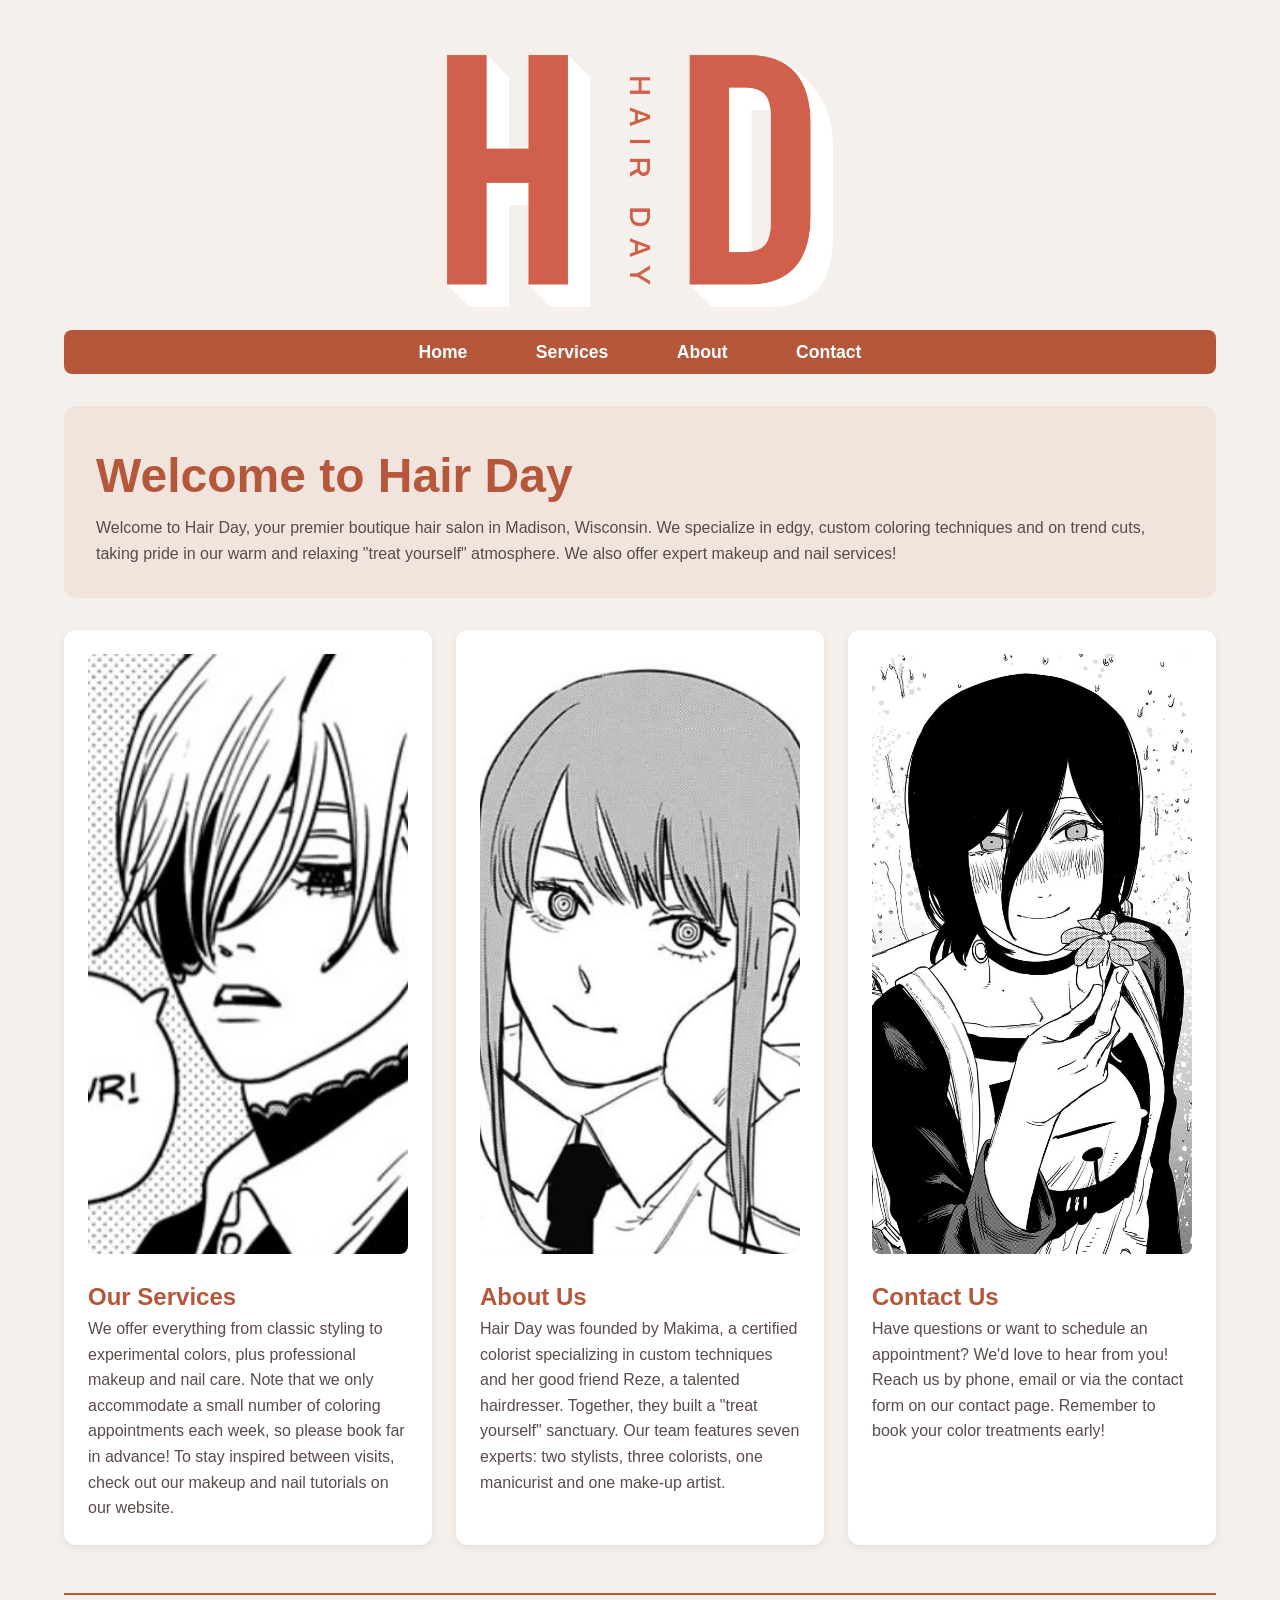
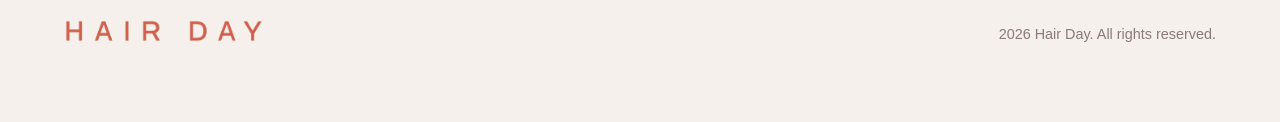
<file: index.html>
<!DOCTYPE html>
<html lang="en">

<head>
    <meta charset="utf-8">
    <meta name="viewport" content="width=device-width, initial-scale=1">

    <title>Hair Day</title>

    <meta name="description"
        content="Based in Madison, Wisconsin, Hair Day is a boutique hair salon that specializes in cut, color and styling.
        Hair Day also offers makeup and nail services, 
        prides itself on its warm and relaxing atmosphere and is best known for edgy hair colors and on-trend cuts. ">
    <meta name="author" content="Hair Day salon">

    <link rel="stylesheet" href="styles.css">
    <link rel="stylesheet" href="index.css">
</head>


<body>
    <header>
        <img src="Photos/Artboard 1.png" alt="Hair Day logo">
    </header>

    <nav>
        <ul>
            <li><a href="index.html">Home</a></li>
            <li><a href="services.html">Services</a></li>
            <li><a href="about.html">About</a></li>
            <li><a href="contact.html">Contact</a></li>
        </ul>
    </nav>

    <main>

        <section class="promo-section">
            <div class="promo-text">
                <h1>Welcome to Hair Day</h1>
                <p>Welcome to Hair Day, your premier boutique hair salon in Madison, Wisconsin. We specialize in
                    edgy,
                    custom coloring techniques and on trend cuts, taking pride in our warm and relaxing "treat
                    yourself"
                    atmosphere. We also offer expert makeup and nail services!</p>
            </div>
        </section>

        <section class="columns-section">
            <article>
                <img src="Photos/rawr.jpg" alt="Hair Day styling services" class="img-1">
                <h2>Our Services</h2>
                <p>We offer everything from classic styling to experimental colors, plus professional makeup and nail
                    care. Note that we only accommodate a small number of coloring appointments each week, so please
                    book far in advance! To stay inspired between visits, check out our makeup and nail tutorials on our
                    website.</p>
            </article>

            <article>
                <img src="Photos/Makima.png" alt="Hair Day team members" class="img-2">
                <h2>About Us</h2>
                <p>Hair Day was founded by Makima, a certified colorist specializing in custom techniques and her good
                    friend Reze, a talented hairdresser. Together, they built a "treat yourself" sanctuary. Our team
                    features seven experts: two stylists, three colorists, one manicurist and one make-up artist.</p>
            </article>

            <article>
                <img src="Photos/Reze.png" alt="Contact Hair Day salon" class="img-3">
                <h2>Contact Us</h2>
                <p>Have questions or want to schedule an appointment? We'd love to hear from you! Reach us by phone,
                    email or via the contact form on our contact page. Remember to book your color treatments early!
                </p>
            </article>
        </section>
    </main>


    <footer>
        <div>
            <img src="Photos/Artboard 22.png" alt="Hair Day footer logo">
        </div>

        <div>
            <p>2026 Hair Day. All rights reserved.</p>
        </div>
    </footer>
</body>
</html>
</file>
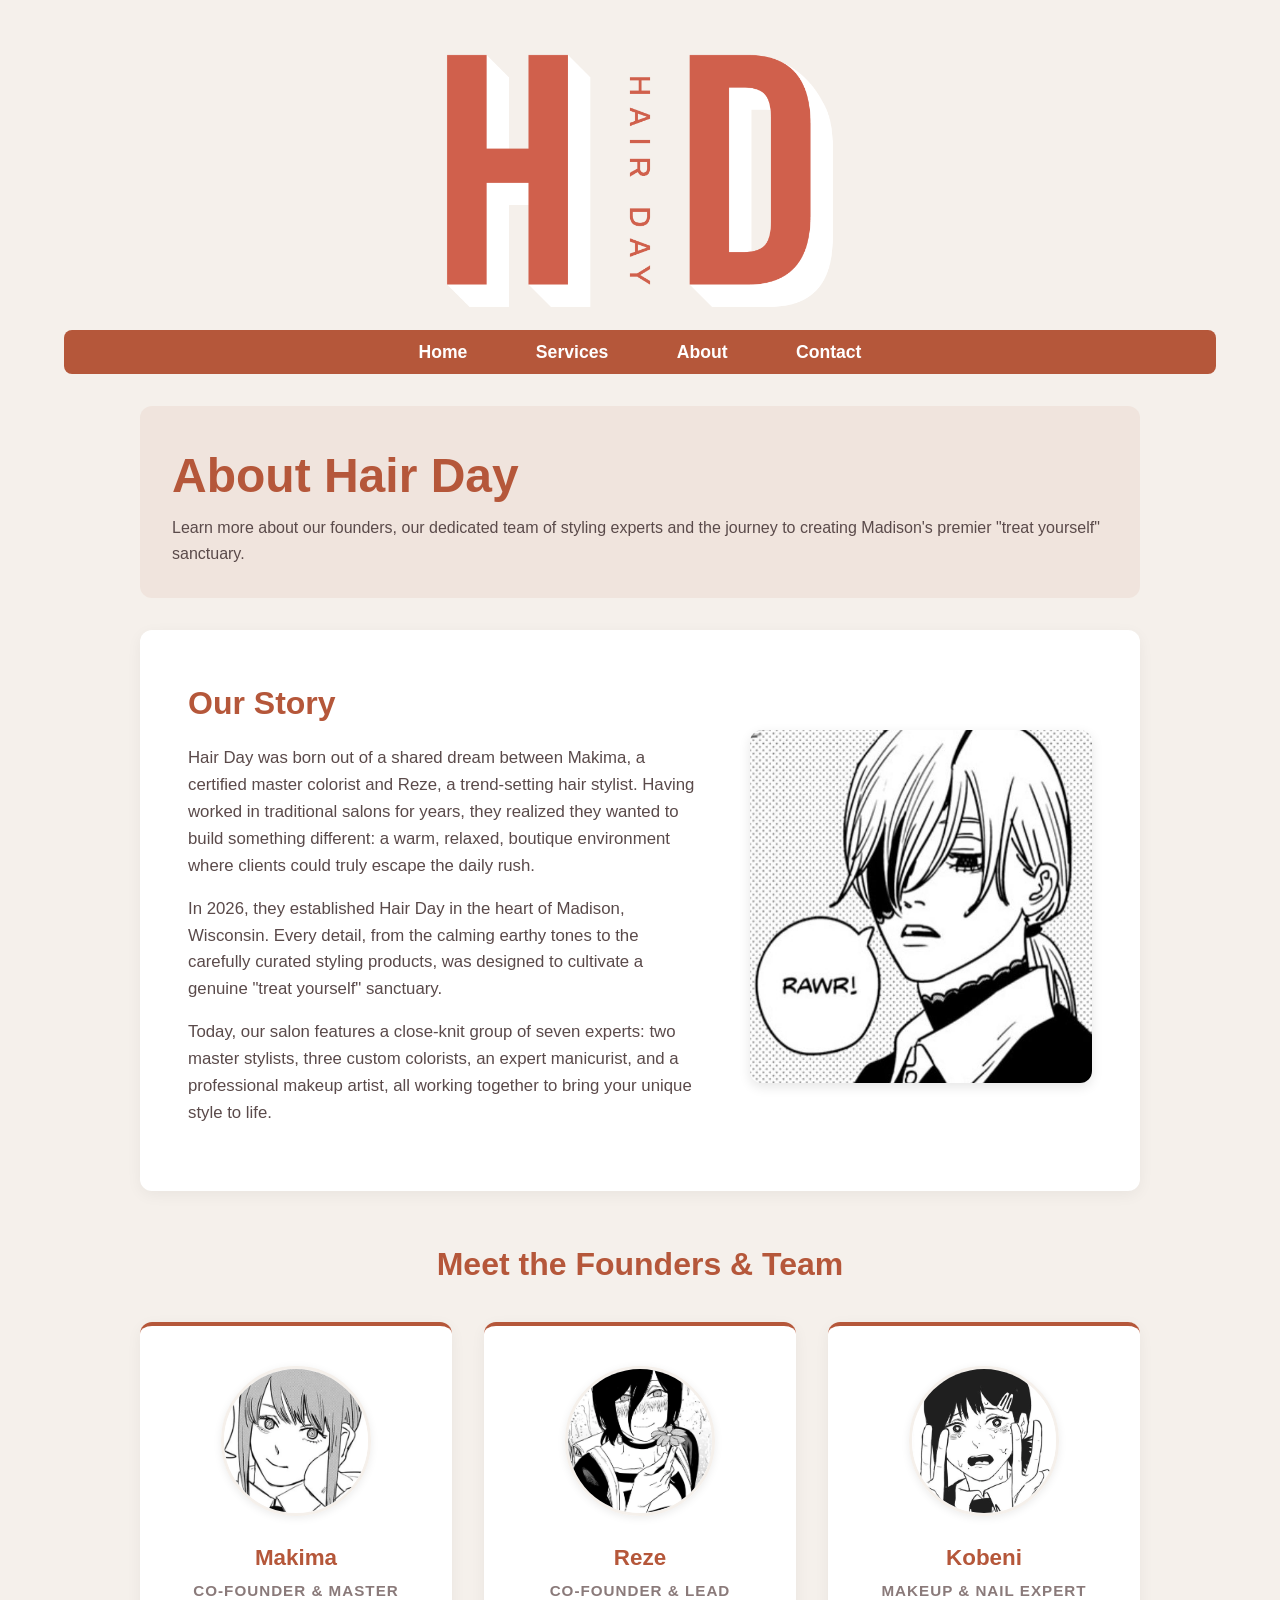
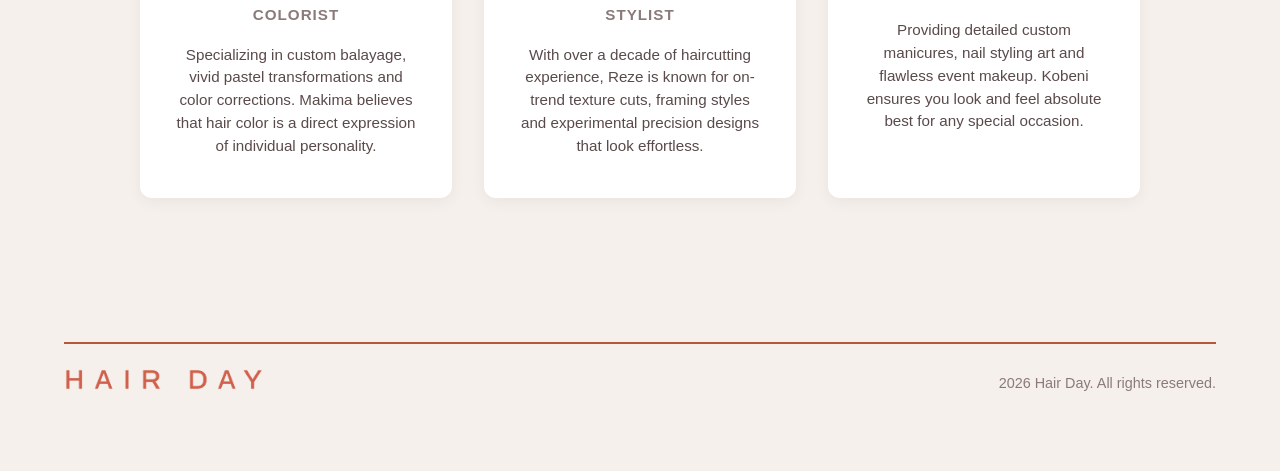
<file: about.html>
<!DOCTYPE html>
<html lang="en">

<head>
    <meta charset="utf-8">
    <meta name="viewport" content="width=device-width, initial-scale=1">
    <title>About Us - Hair Day</title>
    <meta name="description" content="Meet the founders Makima and Reze, and the talented styling team at Hair Day salon in Madison, Wisconsin. Read our story and discover our styling philosophy.">
    <link rel="stylesheet" href="styles.css">
    <link rel="stylesheet" href="about.css">
</head>

<body>
    <header>
        <img src="Photos/Artboard 1.png" alt="Hair Day logo">
    </header>

    <nav>
        <ul>
            <li><a href="index.html">Home</a></li>
            <li><a href="services.html">Services</a></li>
            <li><a href="about.html">About</a></li>
            <li><a href="contact.html">Contact</a></li>
        </ul>
    </nav>

    <main class="about-container">
        <section class="promo-section">
            <div class="promo-text contact-us">
                <h1>About Hair Day</h1>
                <p>Learn more about our founders, our dedicated team of styling experts and the journey to creating Madison's premier "treat yourself" sanctuary.</p>
            </div>
        </section>

        <!-- Our Story Section -->
        <section class="about-story">
            <div class="about-story-text">
                <h2>Our Story</h2>
                <p>Hair Day was born out of a shared dream between Makima, a certified master colorist and Reze, a trend-setting hair stylist. Having worked in traditional salons for years, they realized they wanted to build something different: a warm, relaxed, boutique environment where clients could truly escape the daily rush.</p>
                <p>In 2026, they established Hair Day in the heart of Madison, Wisconsin. Every detail, from the calming earthy tones to the carefully curated styling products, was designed to cultivate a genuine "treat yourself" sanctuary.</p>
                <p>Today, our salon features a close-knit group of seven experts: two master stylists, three custom colorists, an expert manicurist, and a professional makeup artist, all working together to bring your unique style to life.</p>
            </div>
            <div class="about-story-img">
                <img src="Photos/rawr.jpg" alt="Inside Hair Day salon">
            </div>
        </section>

        <!-- Team Section -->
        <section class="team-section">
            <h2>Meet the Founders & Team</h2>
            
            <div class="team-grid">
                <!-- Makima -->
                <div class="team-card">
                    <div class="profile-img-wrapper">
                        <img src="Photos/Makima.png" alt="Makima, Co-Founder & Master Colorist">
                    </div>
                    <h3>Makima</h3>
                    <div class="team-role">Co-Founder & Master Colorist</div>
                    <p class="team-bio">Specializing in custom balayage, vivid pastel transformations and color corrections. Makima believes that hair color is a direct expression of individual personality.</p>
                </div>

                <!-- Reze -->
                <div class="team-card">
                    <div class="profile-img-wrapper">
                        <img src="Photos/Reze.png" alt="Reze, Co-Founder & Lead Stylist">
                    </div>
                    <h3>Reze</h3>
                    <div class="team-role">Co-Founder & Lead Stylist</div>
                    <p class="team-bio">With over a decade of haircutting experience, Reze is known for on-trend texture cuts, framing styles and experimental precision designs that look effortless.</p>
                </div>

                <!-- Kobeni -->
                <div class="team-card">
                    <div class="profile-img-wrapper">
                        <img src="Photos/Kobeni_throwing_two_peace_signs.png" alt="Kobeni, Makeup & Nail Expert">
                    </div>
                    <h3>Kobeni</h3>
                    <div class="team-role">Makeup & Nail Expert</div>
                    <p class="team-bio">Providing detailed custom manicures, nail styling art and flawless event makeup. Kobeni ensures you look and feel absolute best for any special occasion.</p>
                </div>
            </div>
        </section>
    </main>

    <footer>
        <div>
            <img src="Photos/Artboard 22.png" alt="Hair Day footer logo">
        </div>

        <div>
            <p>2026 Hair Day. All rights reserved.</p>
        </div>
    </footer>
</body>

</html>
</file>
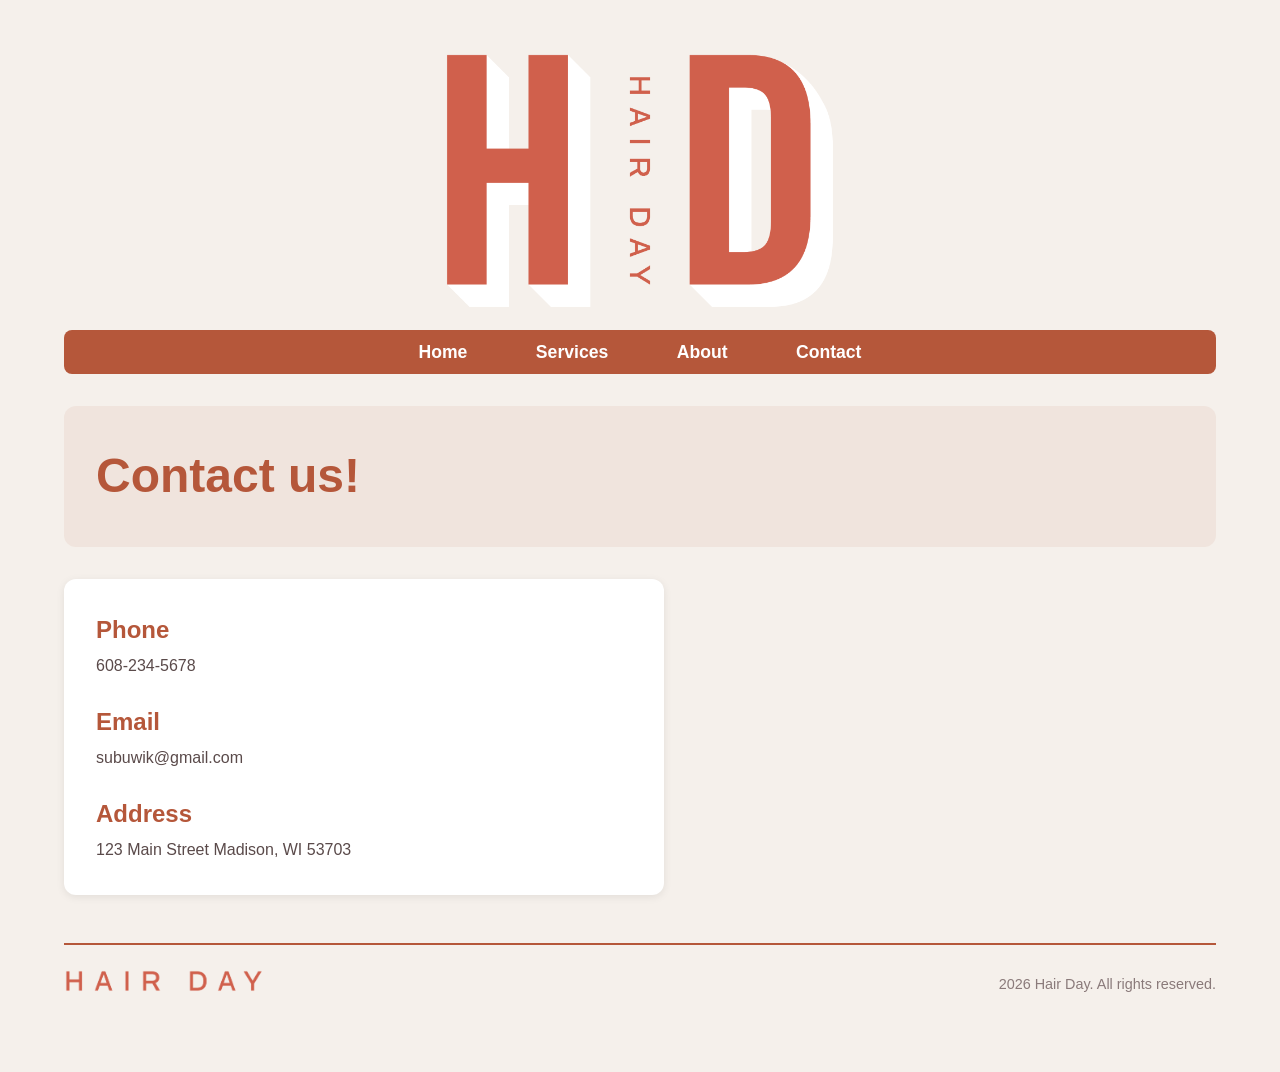
<file: contact.html>
<!DOCTYPE html>
<html lang="en">

<head>
    <meta charset="utf-8">
    <meta name="viewport" content="width=device-width, initial-scale=1">
    <title>Contact Us - Hair Day</title>
    <meta name="description" content="Get in touch with Hair Day salon in Madison, Wisconsin. Book an appointment or contact us by phone, email, or visit our address.">
    <link rel="stylesheet" href="styles.css">
    <link rel="stylesheet" href="contact.css">
</head>

<body>
    <header>
        <img src="Photos/Artboard 1.png" alt="Hair Day logo">
    </header>

    <nav>
        <ul>
            <li><a href="index.html">Home</a></li>
            <li><a href="services.html">Services</a></li>
            <li><a href="about.html">About</a></li>
            <li><a href="contact.html">Contact</a></li>
        </ul>
    </nav>

    <main>
        <section class="promo-section">
            <div class="promo-text contact-us">
                <h1>Contact us!</h1>
            </div>
        </section>

        <section class="columns-section">
            <article>
                <h2>Phone</h2>
                <p>608-234-5678</p>

                <h2>Email</h2>
                <p>subuwik@gmail.com</p>

                <h2>Address</h2>
                <p>123 Main Street Madison, WI 53703</p>
            </article>
        </section>
    </main>

    <footer>
        <div>
            <img src="Photos/Artboard 22.png" alt="Hair Day footer logo">
        </div>

        <div>
            <p>2026 Hair Day. All rights reserved.</p>
        </div>
    </footer>

</body>
</html>
</file>
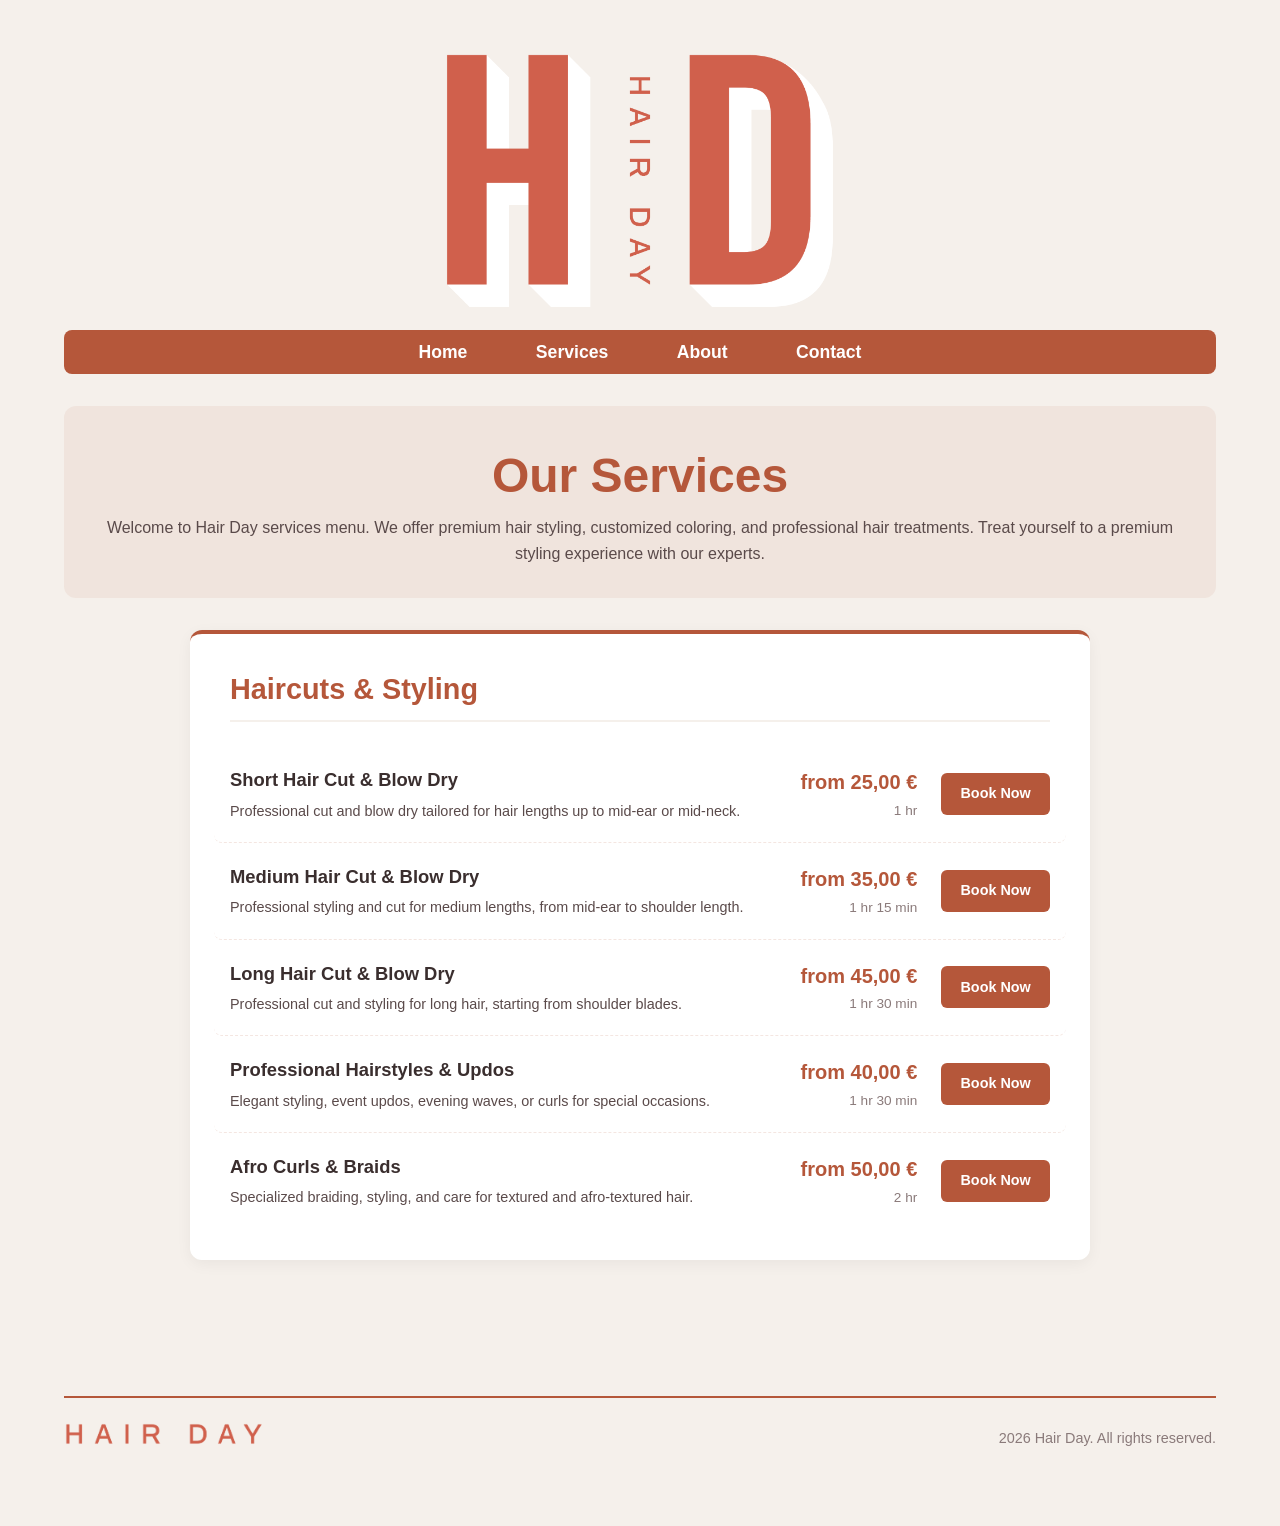
<file: services.html>
<!DOCTYPE html>
<html lang="en">

<head>
    <meta charset="utf-8">
    <meta name="viewport" content="width=device-width, initial-scale=1">
    <title>Our Services - Hair Day</title>
    <meta name="description" content="Explore our premium services at Hair Day. We offer cuts, styles, custom coloring, highlights, and restorative hair treatments in Madison, Wisconsin.">
    <link rel="stylesheet" href="styles.css">
    <link rel="stylesheet" href="services.css">
</head>

<body>
    <header>
        <img src="Photos/Artboard 1.png" alt="Hair Day logo">
    </header>

    <nav>
        <ul>
            <li><a href="index.html">Home</a></li>
            <li><a href="services.html">Services</a></li>
            <li><a href="about.html">About</a></li>
            <li><a href="contact.html">Contact</a></li>
        </ul>
    </nav>

    <main>
        <section class="promo-section">
            <div class="promo-text text-center">
                <h1>Our Services</h1>
                <p>Welcome to Hair Day services menu. We offer premium hair styling, customized coloring, and professional hair treatments. Treat yourself to a premium styling experience with our experts.</p>
            </div>
        </section>

        <div class="services-container">
            <!-- haircuts and styling -->
            <section class="services-category">
                <h2>Haircuts & Styling</h2>
                <ul class="service-list">
                    <li class="service-item">
                        <div class="service-info">
                            <div class="service-name">Short Hair Cut & Blow Dry</div>
                            <div class="service-description">Professional cut and blow dry tailored for hair lengths up to mid-ear or mid-neck.</div>
                        </div>
                        <div class="service-meta">
                            <div class="service-price-time">
                                <span class="service-price">from 25,00 €</span>
                                <span class="service-duration">1 hr</span>
                            </div>
                            <a id="book-short-hair" href="contact.html" class="btn-book">Book Now</a>
                        </div>
                    </li>
                    <li class="service-item">
                        <div class="service-info">
                            <div class="service-name">Medium Hair Cut & Blow Dry</div>
                            <div class="service-description">Professional styling and cut for medium lengths, from mid-ear to shoulder length.</div>
                        </div>
                        <div class="service-meta">
                            <div class="service-price-time">
                                <span class="service-price">from 35,00 €</span>
                                <span class="service-duration">1 hr 15 min</span>
                            </div>
                            <a id="book-medium-hair" href="contact.html" class="btn-book">Book Now</a>
                        </div>
                    </li>
                    <li class="service-item">
                        <div class="service-info">
                            <div class="service-name">Long Hair Cut & Blow Dry</div>
                            <div class="service-description">Professional cut and styling for long hair, starting from shoulder blades.</div>
                        </div>
                        <div class="service-meta">
                            <div class="service-price-time">
                                <span class="service-price">from 45,00 €</span>
                                <span class="service-duration">1 hr 30 min</span>
                            </div>
                            <a id="book-long-hair" href="contact.html" class="btn-book">Book Now</a>
                        </div>
                    </li>
                    <li class="service-item">
                        <div class="service-info">
                            <div class="service-name">Professional Hairstyles & Updos</div>
                            <div class="service-description">Elegant styling, event updos, evening waves, or curls for special occasions.</div>
                        </div>
                        <div class="service-meta">
                            <div class="service-price-time">
                                <span class="service-price">from 40,00 €</span>
                                <span class="service-duration">1 hr 30 min</span>
                            </div>
                            <a id="book-updos" href="contact.html" class="btn-book">Book Now</a>
                        </div>
                    </li>
                    <li class="service-item">
                        <div class="service-info">
                            <div class="service-name">Afro Curls & Braids</div>
                            <div class="service-description">Specialized braiding, styling, and care for textured and afro-textured hair.</div>
                        </div>
                        <div class="service-meta">
                            <div class="service-price-time">
                                <span class="service-price">from 50,00 €</span>
                                <span class="service-duration">2 hr</span>
                            </div>
                            <a id="book-afro" href="contact.html" class="btn-book">Book Now</a>
                        </div>
                    </li>
                </ul>
            </section>
        </div>
    </main>

    <footer>
        <div>
            <img src="Photos/Artboard 22.png" alt="Hair Day footer logo">
        </div>

        <div>
            <p>2026 Hair Day. All rights reserved.</p>
        </div>
    </footer>

</body>

</html>
</file>
<file: styles.css>
/* Styles */
* {
    box-sizing: border-box;
    margin: 0;
    padding: 0;
}

body {
    background-color: #f5f0eb;
    font-family: Arial, Helvetica, sans-serif;
    margin-top: 3rem;
    margin-bottom: 3rem;
    margin-left: 5%;
    margin-right: 5%;
    color: #3a2e2e;
    line-height: 1.6;
}


/*  Font */
h1 {
    font-size: 3rem;
    color: #b5573a;
}

h2 {
    font-size: 1.5rem;
    color: #b5573a;
}

p {
    color: #5a4a4a;
}



/* Header image*/
header>img {
    display: block;
    width: 50%;
    max-width: 400px;
    max-height: 400px;
    height: auto;
    border-radius: 12px;
    transition: transform 0.5s ease;
    margin-left: auto;
    margin-right: auto;
}

header>img:hover {
    transform: scale(1.03);
}


/* Navigation */
nav {
    background-color: #b5573a;
    border-radius: 8px;
    margin-top: 1rem;
    margin-bottom: 2rem;
    padding: 0.5rem 0;
}

nav ul {
    list-style: none;
    text-align: center;
    padding: 0;
    margin: 0;
}

nav li {
    display: inline-block;
    margin-left: 1rem;
    margin-right: 1rem;
}

nav a {
    color: #ffffff;
    text-decoration: none;
    font-weight: bold;
    font-size: 1.1rem;
    padding: 0.5rem 1rem;
    border-radius: 4px;
    transition: background-color 0.3s ease, color 0.3s ease;
}

nav a:hover {
    background-color: #ffffff;
    color: #b5573a;
}

nav a:active {
    background-color: #f5f0eb;
    color: #8a3d25;
}


/* Promo */
.promo-section {
    margin-bottom: 2rem;
}

.promo-text {
    padding: 2rem;
    background-color: rgba(181, 87, 58, 0.08);
    border-radius: 12px;
}

.contact-us {
    text-align: left;
}


/* footer */
footer {
    display: flex;
    align-items: center;
    margin-top: 3rem;
    padding: 1.5rem 0;
    border-top: 2px solid #b5573a;
}

footer div {
    flex: 1;
}

footer div:last-child {
    text-align: right;
}

footer img {
    max-width: 200px;
    height: auto;
}

footer p {
    color: #8a7a7a;
    font-size: 0.9rem;
}


/* animations */
@keyframes EFFECT {
    from {
        opacity: 0;
        transform: translateY(20px);
    }

    to {
        opacity: 1;
        transform: translateY(0);
    }
}
</file>
<file: index.css>
/* Home Page Styles */

.columns-section {
    display: flex;
    gap: 1.5rem;
}

.columns-section article {
    flex: 1;
    background-color: #ffffff;
    border-radius: 12px;
    padding: 1.5rem;
    box-shadow: 0 2px 8px rgba(0, 0, 0, 0.08);
    transition: transform 0.3s ease, box-shadow 0.3s ease;
}

.columns-section article:hover {
    transform: translateY(-6px);
    box-shadow: 0 8px 24px rgba(181, 87, 58, 0.15);
}

.columns-section article img {
    width: 100%;
    height: 600px;
    object-fit: cover;
    border-radius: 8px;
    margin-bottom: 1rem;
    transition: opacity 0.3s ease;
}

.columns-section article:hover img {
    opacity: 0.9;
}

/* column images alignment */
.img-1 {
    object-position: center 20%;
}

.img-2 {
    object-position: center 35%;
}

.img-3 {
    object-position: center 10%;
}

/* Home Column entry animations */
.columns-section article:nth-child(1) {
    animation: EFFECT 0.6s ease 0.2s forwards;
    opacity: 0;
}

.columns-section article:nth-child(2) {
    animation: EFFECT 0.6s ease 0.4s forwards;
    opacity: 0;
}

.columns-section article:nth-child(3) {
    animation: EFFECT 0.6s ease 0.6s forwards;
    opacity: 0;
}

@media (max-width: 768px) {
    .columns-section {
        flex-direction: column;
    }
}
</file>
<file: about.css>
/* About Page Styles */

.about-container {
    max-width: 1000px;
    margin: 0 auto;
    padding-bottom: 3rem;
}

.about-story {
    display: flex;
    gap: 3rem;
    align-items: center;
    background-color: #ffffff;
    border-radius: 12px;
    padding: 3rem;
    margin-bottom: 3rem;
    box-shadow: 0 4px 15px rgba(0, 0, 0, 0.05);
    animation: EFFECT 0.6s ease 0.2s forwards;
    opacity: 0;
}

.about-story-text {
    flex: 1.2;
}

.about-story-text h2 {
    font-size: 2rem;
    color: #b5573a;
    margin-bottom: 1rem;
}

.about-story-text p {
    margin-bottom: 1rem;
    font-size: 1.05rem;
}

.about-story-img {
    flex: 0.8;
}

.about-story-img img {
    width: 100%;
    height: auto;
    border-radius: 12px;
    box-shadow: 0 4px 12px rgba(0, 0, 0, 0.1);
    object-fit: cover;
    transition: transform 0.3s ease;
}

.about-story-img img:hover {
    transform: scale(1.02);
}

/* Founders & Team Section */
.team-section {
    animation: EFFECT 0.6s ease 0.4s forwards;
    opacity: 0;
}

.team-section h2 {
    font-size: 2rem;
    color: #b5573a;
    text-align: center;
    margin-bottom: 2rem;
}

.team-grid {
    display: grid;
    grid-template-columns: repeat(auto-fit, minmax(280px, 1fr));
    gap: 2rem;
    margin-bottom: 3rem;
}

.team-card {
    background-color: #ffffff;
    border-radius: 12px;
    padding: 2.5rem 2rem;
    text-align: center;
    box-shadow: 0 4px 15px rgba(0, 0, 0, 0.05);
    transition: transform 0.3s ease, box-shadow 0.3s ease;
    border-top: 4px solid #b5573a;
}

.team-card:hover {
    transform: translateY(-6px);
    box-shadow: 0 8px 24px rgba(181, 87, 58, 0.15);
}

.profile-img-wrapper {
    width: 150px;
    height: 150px;
    margin: 0 auto 1.5rem auto;
    border-radius: 50%;
    overflow: hidden;
    border: 3px solid #f5f0eb;
    box-shadow: 0 2px 8px rgba(0, 0, 0, 0.08);
}

.profile-img-wrapper img {
    width: 100%;
    height: 100%;
    object-fit: cover;
}

.team-card h3 {
    font-size: 1.4rem;
    color: #b5573a;
    margin-bottom: 0.2rem;
}

.team-role {
    font-size: 0.95rem;
    color: #8a7a7a;
    font-weight: bold;
    text-transform: uppercase;
    letter-spacing: 1px;
    margin-bottom: 1rem;
}

.team-bio {
    font-size: 0.95rem;
    color: #5a4a4a;
    line-height: 1.5;
}

@media (max-width: 768px) {
    .about-story {
        flex-direction: column;
        padding: 2rem;
        gap: 2rem;
    }
    
    .about-story-text {
        order: 2;
    }
    
    .about-story-img {
        order: 1;
        width: 100%;
        max-width: 400px;
    }
}
</file>
<file: contact.css>
/* Contact Page Styles */

.contact-us {
    text-align: left;
}

.columns-section {
    margin-top: 1.5rem;
    margin-bottom: 2rem;
}

.columns-section article {
    background-color: #ffffff;
    border-radius: 12px;
    padding: 2rem;
    box-shadow: 0 2px 8px rgba(0, 0, 0, 0.08);
    max-width: 600px;
}

.columns-section h2 {
    margin-top: 1rem;
    margin-bottom: 0.25rem;
}

.columns-section h2:first-of-type {
    margin-top: 0;
}

.columns-section p {
    margin-bottom: 1.5rem;
}

.columns-section p:last-of-type {
    margin-bottom: 0;
}
</file>
<file: services.css>
/* Services Page Styles */

.text-center {
    text-align: center;
}

.services-container {
    max-width: 900px;
    margin: 0 auto;
    padding-bottom: 3rem;
}

.services-category {
    background-color: #ffffff;
    border-radius: 12px;
    padding: 2rem 2.5rem;
    margin-bottom: 2.5rem;
    box-shadow: 0 4px 15px rgba(0, 0, 0, 0.05);
    border-top: 4px solid #b5573a;
    animation: EFFECT 0.6s ease 0.2s forwards;
    opacity: 0;
}

.services-category h2 {
    font-size: 1.8rem;
    color: #b5573a;
    margin-bottom: 1.5rem;
    border-bottom: 2px solid #f5f0eb;
    padding-bottom: 0.5rem;
}

.service-list {
    list-style: none;
    padding: 0;
    margin: 0;
}

.service-item {
    display: flex;
    justify-content: space-between;
    align-items: center;
    padding: 1.2rem 1rem;
    margin: 0 -1rem;
    border-radius: 8px;
    border-bottom: 1px dashed rgba(181, 87, 58, 0.15);
    transition: background-color 0.3s ease, transform 0.2s ease;
}

.service-item:hover {
    background-color: rgba(181, 87, 58, 0.03);
    transform: translateX(4px);
}

.service-item:last-child {
    border-bottom: none;
}

.service-info {
    flex: 1;
    padding-right: 1.5rem;
}

.service-name {
    font-weight: bold;
    font-size: 1.15rem;
    color: #3a2e2e;
}

.service-description {
    font-size: 0.9rem;
    color: #5a4a4a;
    margin-top: 0.3rem;
}

.service-meta {
    display: flex;
    align-items: center;
    gap: 1.5rem;
}

.service-price-time {
    text-align: right;
    min-width: 100px;
}

.service-price {
    font-weight: bold;
    font-size: 1.25rem;
    color: #b5573a;
    display: block;
}

.service-duration {
    font-size: 0.85rem;
    color: #8a7a7a;
    display: block;
    margin-top: 0.1rem;
}

.btn-book {
    background-color: #b5573a;
    color: #ffffff;
    border: none;
    padding: 0.6rem 1.2rem;
    border-radius: 6px;
    font-size: 0.9rem;
    font-weight: bold;
    text-decoration: none;
    cursor: pointer;
    transition: background-color 0.3s ease, transform 0.2s ease, box-shadow 0.3s ease;
    white-space: nowrap;
}

.btn-book:hover {
    background-color: #8a3d25;
    box-shadow: 0 4px 10px rgba(181, 87, 58, 0.2);
}

.btn-book:active {
    transform: translateY(1px);
}

@media (max-width: 768px) {
    .service-item {
        flex-direction: column;
        align-items: stretch;
        gap: 1rem;
        padding: 1.2rem 0.8rem;
    }
    
    .service-info {
        padding-right: 0;
    }
    
    .service-meta {
        justify-content: space-between;
        gap: 0;
    }
    
    .service-price-time {
        text-align: left;
        min-width: auto;
    }
}
</file>
